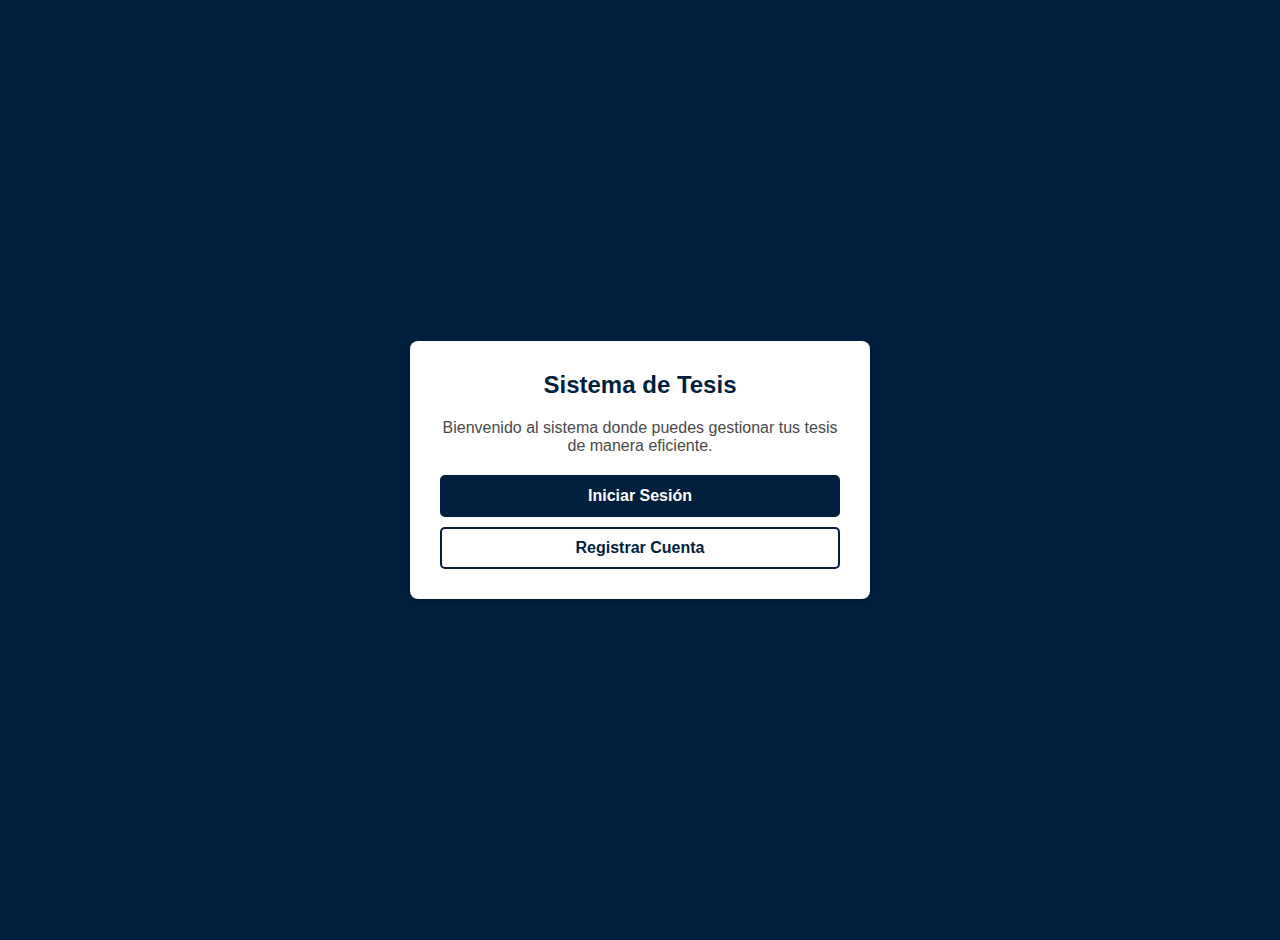
<file: index.html>
<!DOCTYPE html>
<html lang="es">
<head>
    <meta charset="UTF-8">
    <meta name="viewport" content="width=device-width, initial-scale=1.0">
    <title>Sistema de Tesis - Bienvenida</title>
    <link rel="stylesheet" href="public/css/index.css">
</head>
<body class="page">

    <div class="page__container">
        <div class="welcome">
            <div class="welcome__logo">
                <h1 class="welcome__title">Sistema de Tesis</h1>
            </div>
            <p class="welcome__subtitle">Bienvenido al sistema donde puedes gestionar tus tesis de manera eficiente.</p>
            <div class="welcome__actions">
                <a href="views/auth/login.php" class="button button--primary">Iniciar Sesión</a>
                <a href="views/auth/register.php" class="button button--secondary">Registrar Cuenta</a>
            </div>
        </div>
    </div>

</body>
</html>
</file>
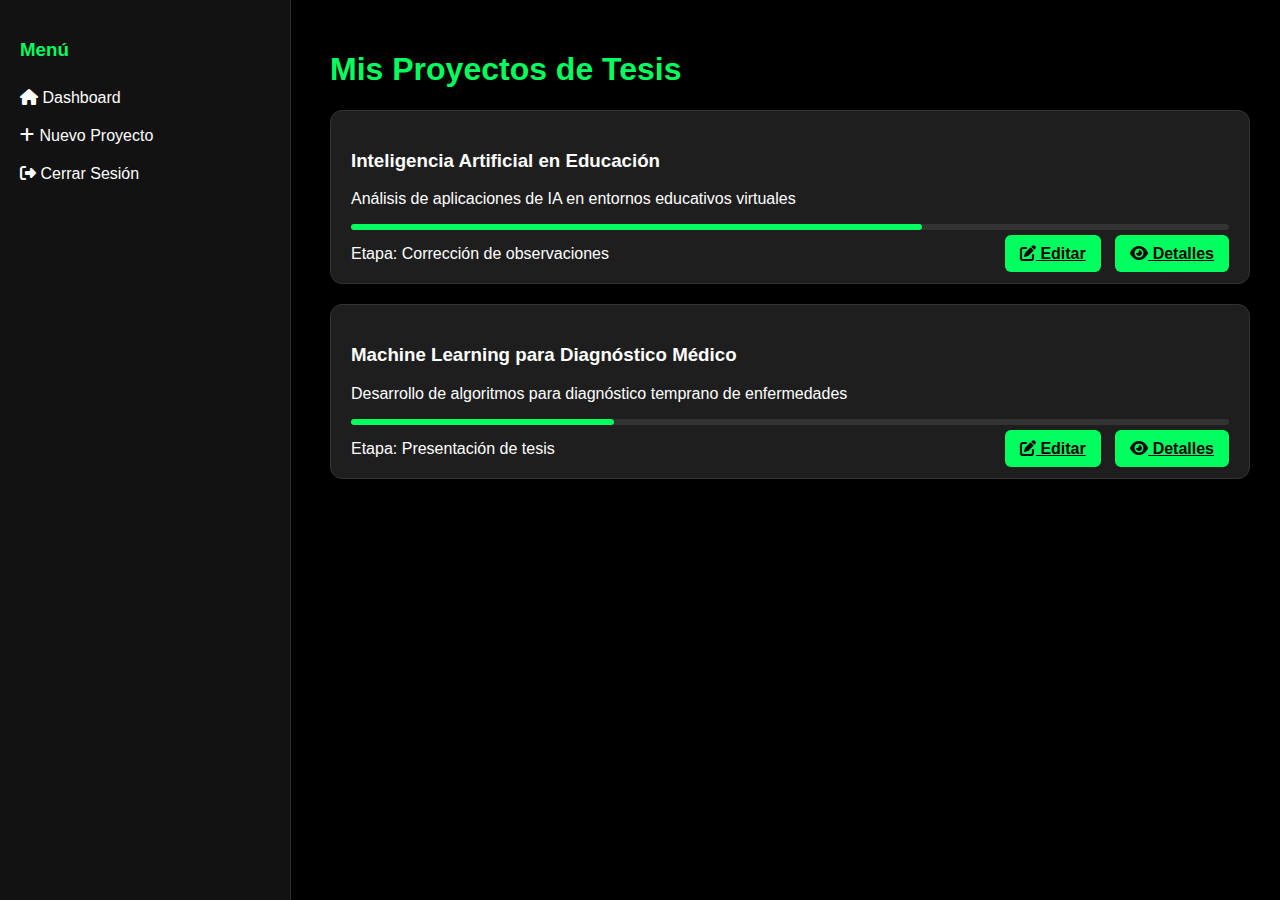
<file: views/dashboard.html>
<!DOCTYPE html>
<html lang="es">
<head>
    <meta charset="UTF-8">
    <meta name="viewport" content="width=device-width, initial-scale=1.0">
    <title>Mis Proyectos - Sistema de Tesis</title>
    <link rel="stylesheet" href="https://cdnjs.cloudflare.com/ajax/libs/font-awesome/6.4.0/css/all.min.css">
    <style>
        :root {
            --uber-black: #000000;
            --uber-dark: #121212;
            --uber-green: #00ff5f;
            --uber-gray: #1e1e1e;
            --uber-light: #e6e6e6;
        }
        
        body {
            background-color: var(--uber-black);
            font-family: 'Segoe UI', sans-serif;
            color: white;
            margin: 0;
        }
        
        .sidebar {
            width: 250px;
            background-color: var(--uber-dark);
            height: 100vh;
            position: fixed;
            padding: 20px;
            border-right: 1px solid #333;
        }
        
        .main-content {
            margin-left: 300px;
            padding: 30px;
        }
        
        .card-project {
            background-color: var(--uber-gray);
            border-radius: 12px;
            padding: 20px;
            margin-bottom: 20px;
            border: 1px solid #333;
            transition: all 0.3s;
        }
        
        .card-project:hover {
            transform: translateY(-5px);
            box-shadow: 0 10px 20px rgba(0,0,0,0.2);
        }
        
        .progress-bar {
            height: 6px;
            background-color: #333;
            border-radius: 3px;
            margin: 15px 0;
        }
        
        .progress {
            height: 100%;
            background-color: var(--uber-green);
            border-radius: 3px;
            width: 65%;
        }
        
        .btn-uber {
            background-color: var(--uber-green);
            color: var(--uber-black);
            border: none;
            padding: 10px 15px;
            border-radius: 6px;
            font-weight: bold;
            cursor: pointer;
        }
    </style>
</head>
<body>
    <div class="sidebar">
        <h3 style="color: var(--uber-green);">Menú</h3>
        <ul style="list-style: none; padding: 0;">
            <li style="padding: 10px 0;"><a href="#" style="color: white; text-decoration: none;"><i class="fas fa-home"></i> Dashboard</a></li>
            <li style="padding: 10px 0;"><a href="create.php" style="color: white; text-decoration: none;"><i class="fas fa-plus"></i> Nuevo Proyecto</a></li>
            <li style="padding: 10px 0;"><a href="../auth/logout.php" style="color: white; text-decoration: none;"><i class="fas fa-sign-out-alt"></i> Cerrar Sesión</a></li>
        </ul>
    </div>
    
    <div class="main-content">
        <h1 style="color: var(--uber-green);">Mis Proyectos de Tesis</h1>
        
        <div class="card-project">
            <h3>Inteligencia Artificial en Educación</h3>
            <p>Análisis de aplicaciones de IA en entornos educativos virtuales</p>
            
            <div class="progress-bar">
                <div class="progress"></div>
            </div>
            
            <div style="display: flex; justify-content: space-between; align-items: center;">
                <span>Etapa: Corrección de observaciones</span>
                <div>
                    <a href="edit.php" class="btn-uber" style="margin-right: 10px;"><i class="fas fa-edit"></i> Editar</a>
                    <a href="details.php" class="btn-uber"><i class="fas fa-eye"></i> Detalles</a>
                </div>
            </div>
        </div>
        
        <div class="card-project">
            <h3>Machine Learning para Diagnóstico Médico</h3>
            <p>Desarrollo de algoritmos para diagnóstico temprano de enfermedades</p>
            
            <div class="progress-bar">
                <div class="progress" style="width: 30%;"></div>
            </div>
            
            <div style="display: flex; justify-content: space-between; align-items: center;">
                <span>Etapa: Presentación de tesis</span>
                <div>
                    <a href="edit.php" class="btn-uber" style="margin-right: 10px;"><i class="fas fa-edit"></i> Editar</a>
                    <a href="details.php" class="btn-uber"><i class="fas fa-eye"></i> Detalles</a>
                </div>
            </div>
        </div>
    </div>
</body>
</html>
</file>
<file: public/css/index.css>
/* General styles */
body {
    margin: 0;
    font-family: Arial, sans-serif;
    background-color: #ffffff; /* Fondo blanco */
    color: #1a1a1a; /* Texto oscuro */
}

.page__container {
    display: flex;
    justify-content: center;
    align-items: center;
    height: 100vh;
    padding: 20px;
    background-color: #001f3f; /* Azul oscuro/marino */
}

.welcome {
    text-align: center;
    background-color: #ffffff; /* Fondo blanco */
    border-radius: 8px;
    padding: 30px;
    box-shadow: 0 4px 8px rgba(0, 0, 0, 0.2);
    max-width: 400px;
    width: 100%;
}

.welcome__logo {
    margin-bottom: 20px;
}

.welcome__title {
    font-size: 24px;
    color: #001f3f; /* Azul oscuro/marino */
    margin: 0;
}

.welcome__subtitle {
    font-size: 16px;
    color: #4a4a4a; /* Gris oscuro */
    margin: 10px 0 20px;
}

.welcome__actions {
    display: flex;
    flex-direction: column;
    gap: 10px;
}

.button {
    display: inline-block;
    text-decoration: none;
    font-size: 16px;
    font-weight: bold;
    text-align: center;
    padding: 10px 15px;
    border-radius: 5px;
    transition: background-color 0.3s ease, color 0.3s ease;
}

.button--primary {
    background-color: #001f3f; /* Azul oscuro/marino */
    color: #ffffff; /* Texto blanco */
    border: 2px solid #001f3f;
}

.button--primary:hover {
    background-color: #003366; /* Azul más claro */
    border-color: #003366;
}

.button--secondary {
    background-color: #ffffff; /* Fondo blanco */
    color: #001f3f; /* Azul oscuro/marino */
    border: 2px solid #001f3f;
}

.button--secondary:hover {
    background-color: #f2f2f2; /* Gris claro */
}
</file>
